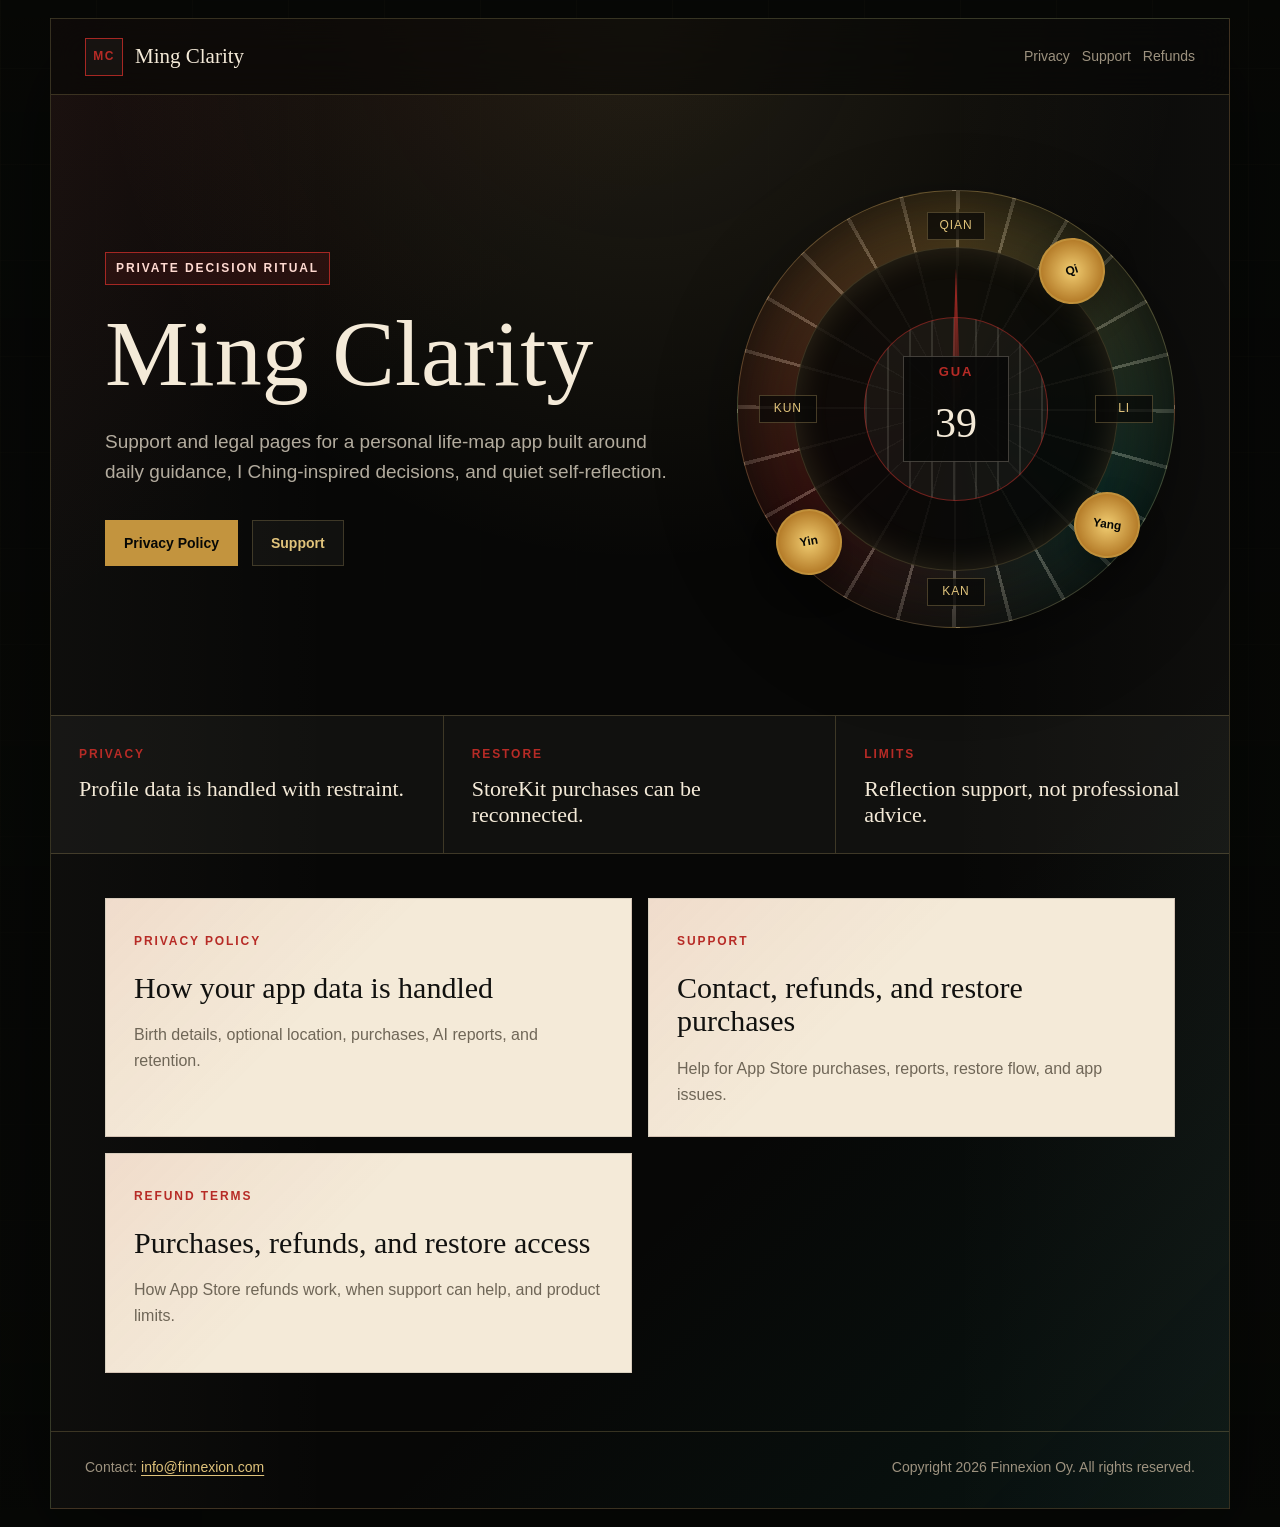
<file: index.html>
<!doctype html>
<html lang="en">
  <head>
    <meta charset="utf-8">
    <meta name="viewport" content="width=device-width, initial-scale=1">
    <title>Ming Clarity Support</title>
    <meta name="description" content="Support and legal information for the Ming Clarity iOS app.">
    <link rel="stylesheet" href="styles.css">
  </head>
  <body>
    <div class="site-shell">
      <nav class="navbar" aria-label="Primary">
        <a class="brand" href="index.html">
          <span class="brand-mark">MC</span>
          <span>Ming Clarity</span>
        </a>
        <div class="nav-links">
          <a href="privacy.html">Privacy</a>
          <a href="support.html">Support</a>
          <a href="refund.html">Refunds</a>
        </div>
      </nav>

      <main>
        <section class="hero landing-hero">
          <div class="hero-copy">
            <p class="seal">Private Decision Ritual</p>
            <h1>Ming Clarity</h1>
            <p class="lead">
              Support and legal pages for a personal life-map app built around daily guidance,
              I Ching-inspired decisions, and quiet self-reflection.
            </p>
            <div class="hero-actions">
              <a class="button primary" href="privacy.html">Privacy Policy</a>
              <a class="button secondary" href="support.html">Support</a>
            </div>
          </div>

          <div class="compass-visual" aria-label="Decorative decision compass">
            <div class="compass-ring ring-outer"></div>
            <div class="compass-ring ring-middle"></div>
            <div class="compass-ring ring-inner"></div>
            <div class="trigram t1">Qian</div>
            <div class="trigram t2">Li</div>
            <div class="trigram t3">Kan</div>
            <div class="trigram t4">Kun</div>
            <div class="needle"></div>
            <div class="coin c1">Yin</div>
            <div class="coin c2">Yang</div>
            <div class="coin c3">Qi</div>
            <div class="compass-core">
              <span>Gua</span>
              <strong>39</strong>
            </div>
          </div>
        </section>

        <section class="signal-strip" aria-label="Ming Clarity principles">
          <div>
            <span>Privacy</span>
            <strong>Profile data is handled with restraint.</strong>
          </div>
          <div>
            <span>Restore</span>
            <strong>StoreKit purchases can be reconnected.</strong>
          </div>
          <div>
            <span>Limits</span>
            <strong>Reflection support, not professional advice.</strong>
          </div>
        </section>

        <section class="cards" aria-label="Support links">
          <a class="card" href="privacy.html">
            <span>Privacy Policy</span>
            <strong>How your app data is handled</strong>
            <p>Birth details, optional location, purchases, AI reports, and retention.</p>
          </a>
          <a class="card" href="support.html">
            <span>Support</span>
            <strong>Contact, refunds, and restore purchases</strong>
            <p>Help for App Store purchases, reports, restore flow, and app issues.</p>
          </a>
          <a class="card" href="refund.html">
            <span>Refund Terms</span>
            <strong>Purchases, refunds, and restore access</strong>
            <p>How App Store refunds work, when support can help, and product limits.</p>
          </a>
        </section>
      </main>

      <footer>
        <p>Contact: <a href="mailto:info@finnexion.com">info@finnexion.com</a></p>
        <p>Copyright 2026 Finnexion Oy. All rights reserved.</p>
      </footer>
    </div>
  </body>
</html>
</file>
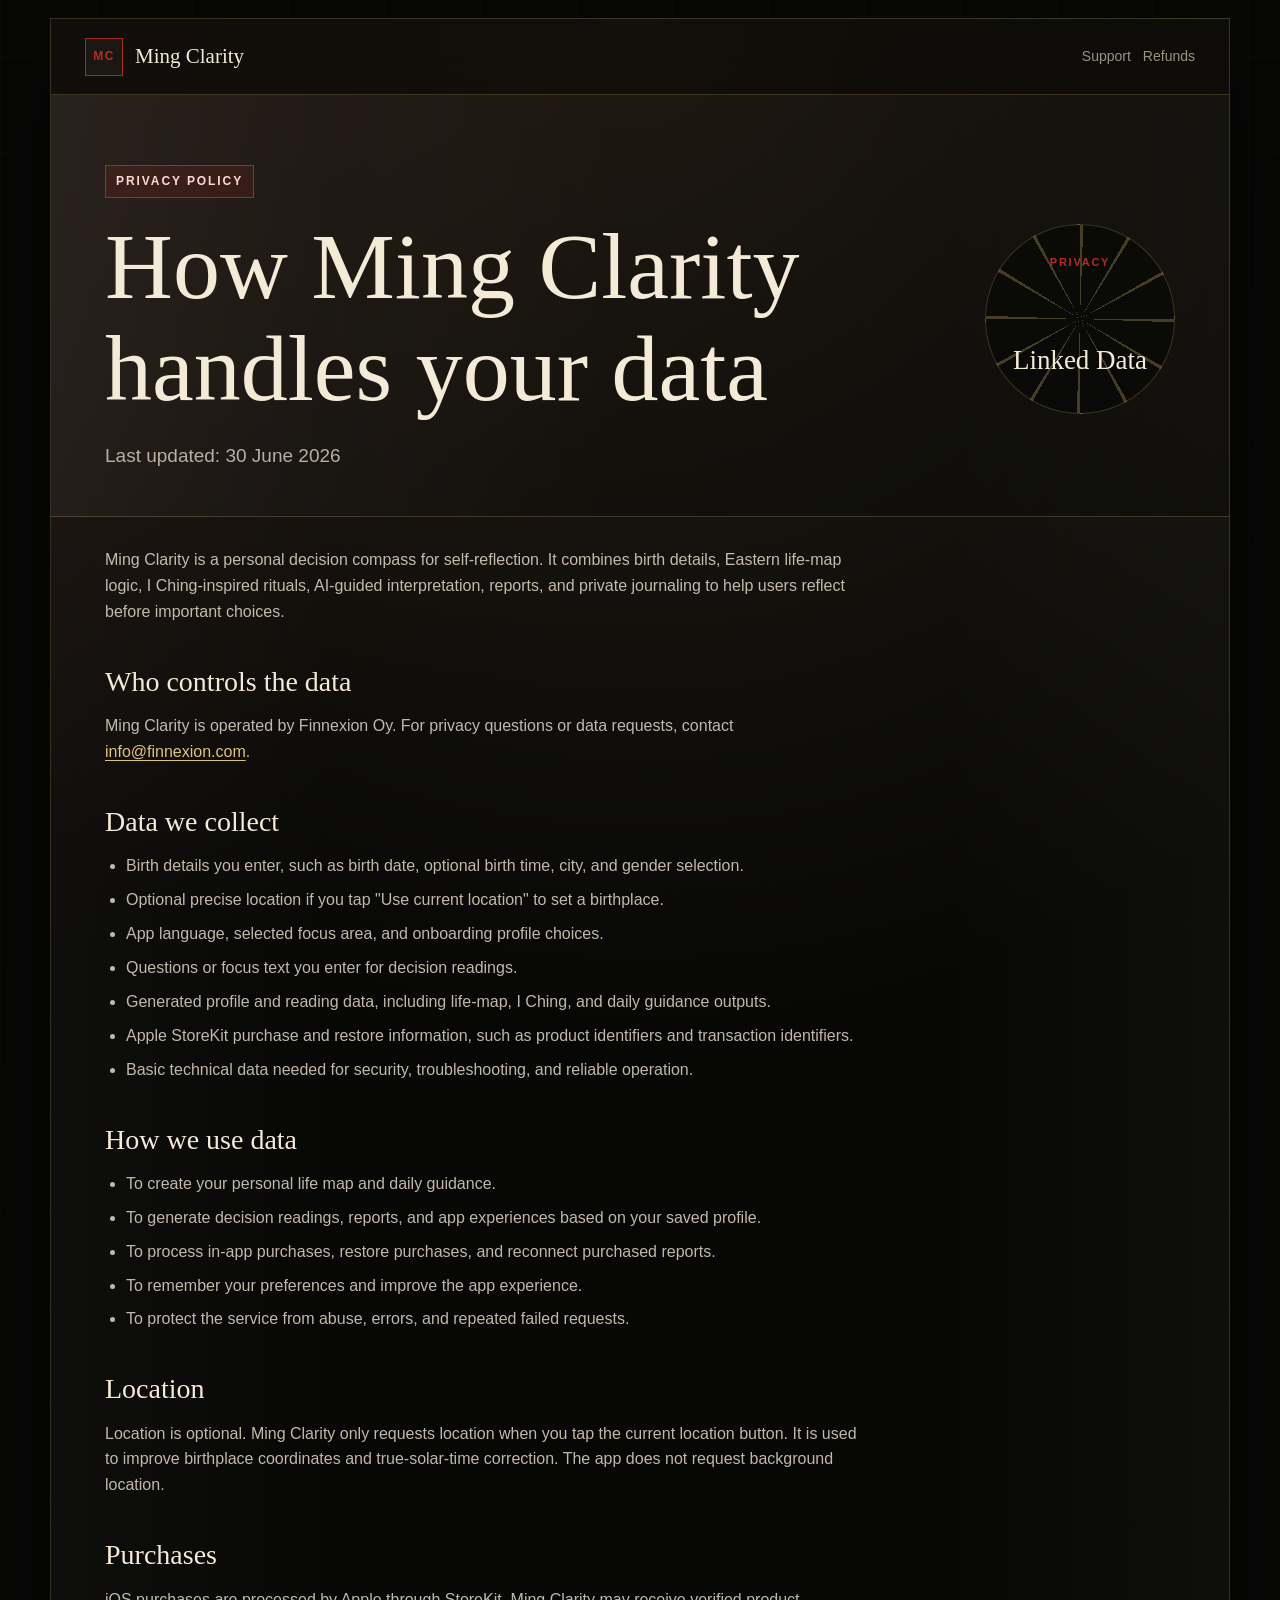
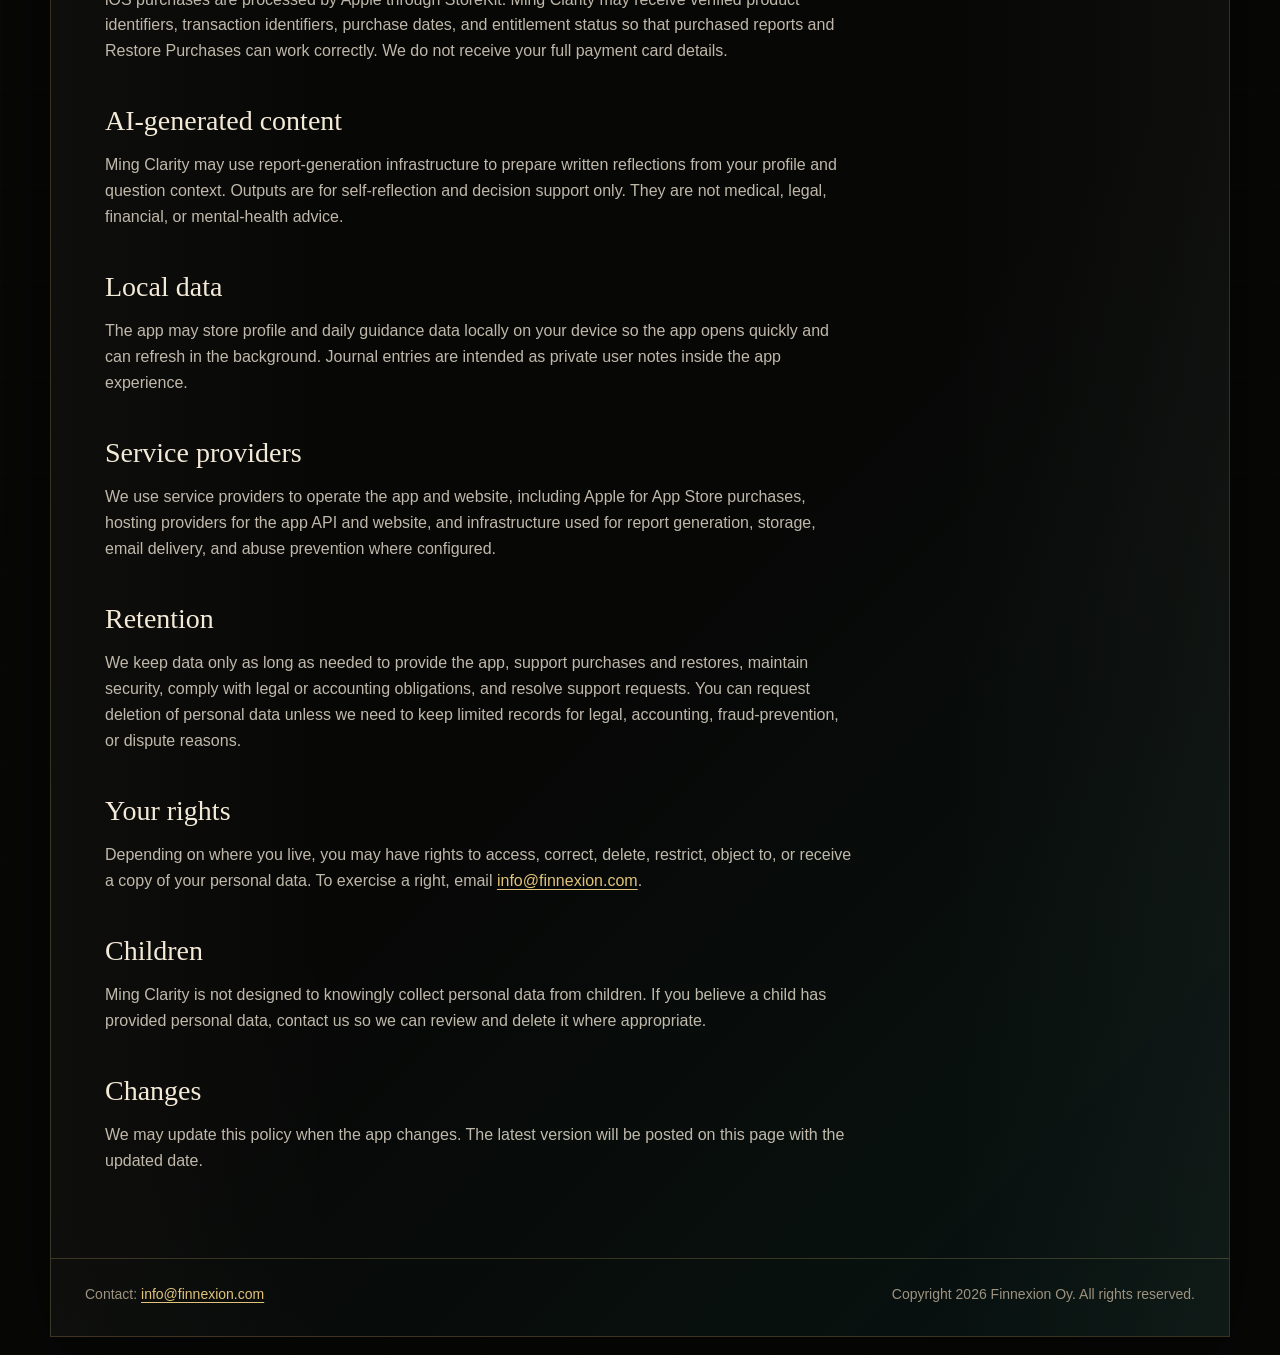
<file: privacy.html>
<!doctype html>
<html lang="en">
  <head>
    <meta charset="utf-8">
    <meta name="viewport" content="width=device-width, initial-scale=1">
    <title>Privacy Policy - Ming Clarity</title>
    <meta name="description" content="Privacy Policy for the Ming Clarity iOS app.">
    <link rel="stylesheet" href="styles.css">
  </head>
  <body>
    <div class="site-shell">
      <nav class="navbar" aria-label="Primary">
        <a class="brand" href="index.html">
          <span class="brand-mark">MC</span>
          <span>Ming Clarity</span>
        </a>
        <div class="nav-links">
          <a href="support.html">Support</a>
          <a href="refund.html">Refunds</a>
        </div>
      </nav>

      <main class="legal">
        <section class="hero compact">
          <div class="hero-copy">
            <p class="seal">Privacy Policy</p>
            <h1>How Ming Clarity handles your data</h1>
            <p class="lead">Last updated: 30 June 2026</p>
          </div>
          <div class="page-emblem" aria-hidden="true">
            <span>Privacy</span>
            <strong>Linked Data</strong>
          </div>
        </section>

      <section class="content">
        <p>
          Ming Clarity is a personal decision compass for self-reflection. It combines birth
          details, Eastern life-map logic, I Ching-inspired rituals, AI-guided interpretation,
          reports, and private journaling to help users reflect before important choices.
        </p>

        <h2>Who controls the data</h2>
        <p>
          Ming Clarity is operated by Finnexion Oy. For privacy questions or data requests,
          contact <a href="mailto:info@finnexion.com">info@finnexion.com</a>.
        </p>

        <h2>Data we collect</h2>
        <ul>
          <li>Birth details you enter, such as birth date, optional birth time, city, and gender selection.</li>
          <li>Optional precise location if you tap "Use current location" to set a birthplace.</li>
          <li>App language, selected focus area, and onboarding profile choices.</li>
          <li>Questions or focus text you enter for decision readings.</li>
          <li>Generated profile and reading data, including life-map, I Ching, and daily guidance outputs.</li>
          <li>Apple StoreKit purchase and restore information, such as product identifiers and transaction identifiers.</li>
          <li>Basic technical data needed for security, troubleshooting, and reliable operation.</li>
        </ul>

        <h2>How we use data</h2>
        <ul>
          <li>To create your personal life map and daily guidance.</li>
          <li>To generate decision readings, reports, and app experiences based on your saved profile.</li>
          <li>To process in-app purchases, restore purchases, and reconnect purchased reports.</li>
          <li>To remember your preferences and improve the app experience.</li>
          <li>To protect the service from abuse, errors, and repeated failed requests.</li>
        </ul>

        <h2>Location</h2>
        <p>
          Location is optional. Ming Clarity only requests location when you tap the current
          location button. It is used to improve birthplace coordinates and true-solar-time
          correction. The app does not request background location.
        </p>

        <h2>Purchases</h2>
        <p>
          iOS purchases are processed by Apple through StoreKit. Ming Clarity may receive
          verified product identifiers, transaction identifiers, purchase dates, and entitlement
          status so that purchased reports and Restore Purchases can work correctly. We do not
          receive your full payment card details.
        </p>

        <h2>AI-generated content</h2>
        <p>
          Ming Clarity may use report-generation infrastructure to prepare written reflections
          from your profile and question context. Outputs are for self-reflection and decision
          support only. They are not medical, legal, financial, or mental-health advice.
        </p>

        <h2>Local data</h2>
        <p>
          The app may store profile and daily guidance data locally on your device so the app opens
          quickly and can refresh in the background. Journal entries are intended as private user
          notes inside the app experience.
        </p>

        <h2>Service providers</h2>
        <p>
          We use service providers to operate the app and website, including Apple for App Store
          purchases, hosting providers for the app API and website, and infrastructure used for
          report generation, storage, email delivery, and abuse prevention where configured.
        </p>

        <h2>Retention</h2>
        <p>
          We keep data only as long as needed to provide the app, support purchases and restores,
          maintain security, comply with legal or accounting obligations, and resolve support
          requests. You can request deletion of personal data unless we need to keep limited records
          for legal, accounting, fraud-prevention, or dispute reasons.
        </p>

        <h2>Your rights</h2>
        <p>
          Depending on where you live, you may have rights to access, correct, delete, restrict,
          object to, or receive a copy of your personal data. To exercise a right, email
          <a href="mailto:info@finnexion.com">info@finnexion.com</a>.
        </p>

        <h2>Children</h2>
        <p>
          Ming Clarity is not designed to knowingly collect personal data from children. If you
          believe a child has provided personal data, contact us so we can review and delete it where
          appropriate.
        </p>

        <h2>Changes</h2>
        <p>
          We may update this policy when the app changes. The latest version will be posted on this
          page with the updated date.
        </p>
        </section>

      </main>

      <footer>
        <p>Contact: <a href="mailto:info@finnexion.com">info@finnexion.com</a></p>
        <p>Copyright 2026 Finnexion Oy. All rights reserved.</p>
      </footer>
    </div>
  </body>
</html>
</file>
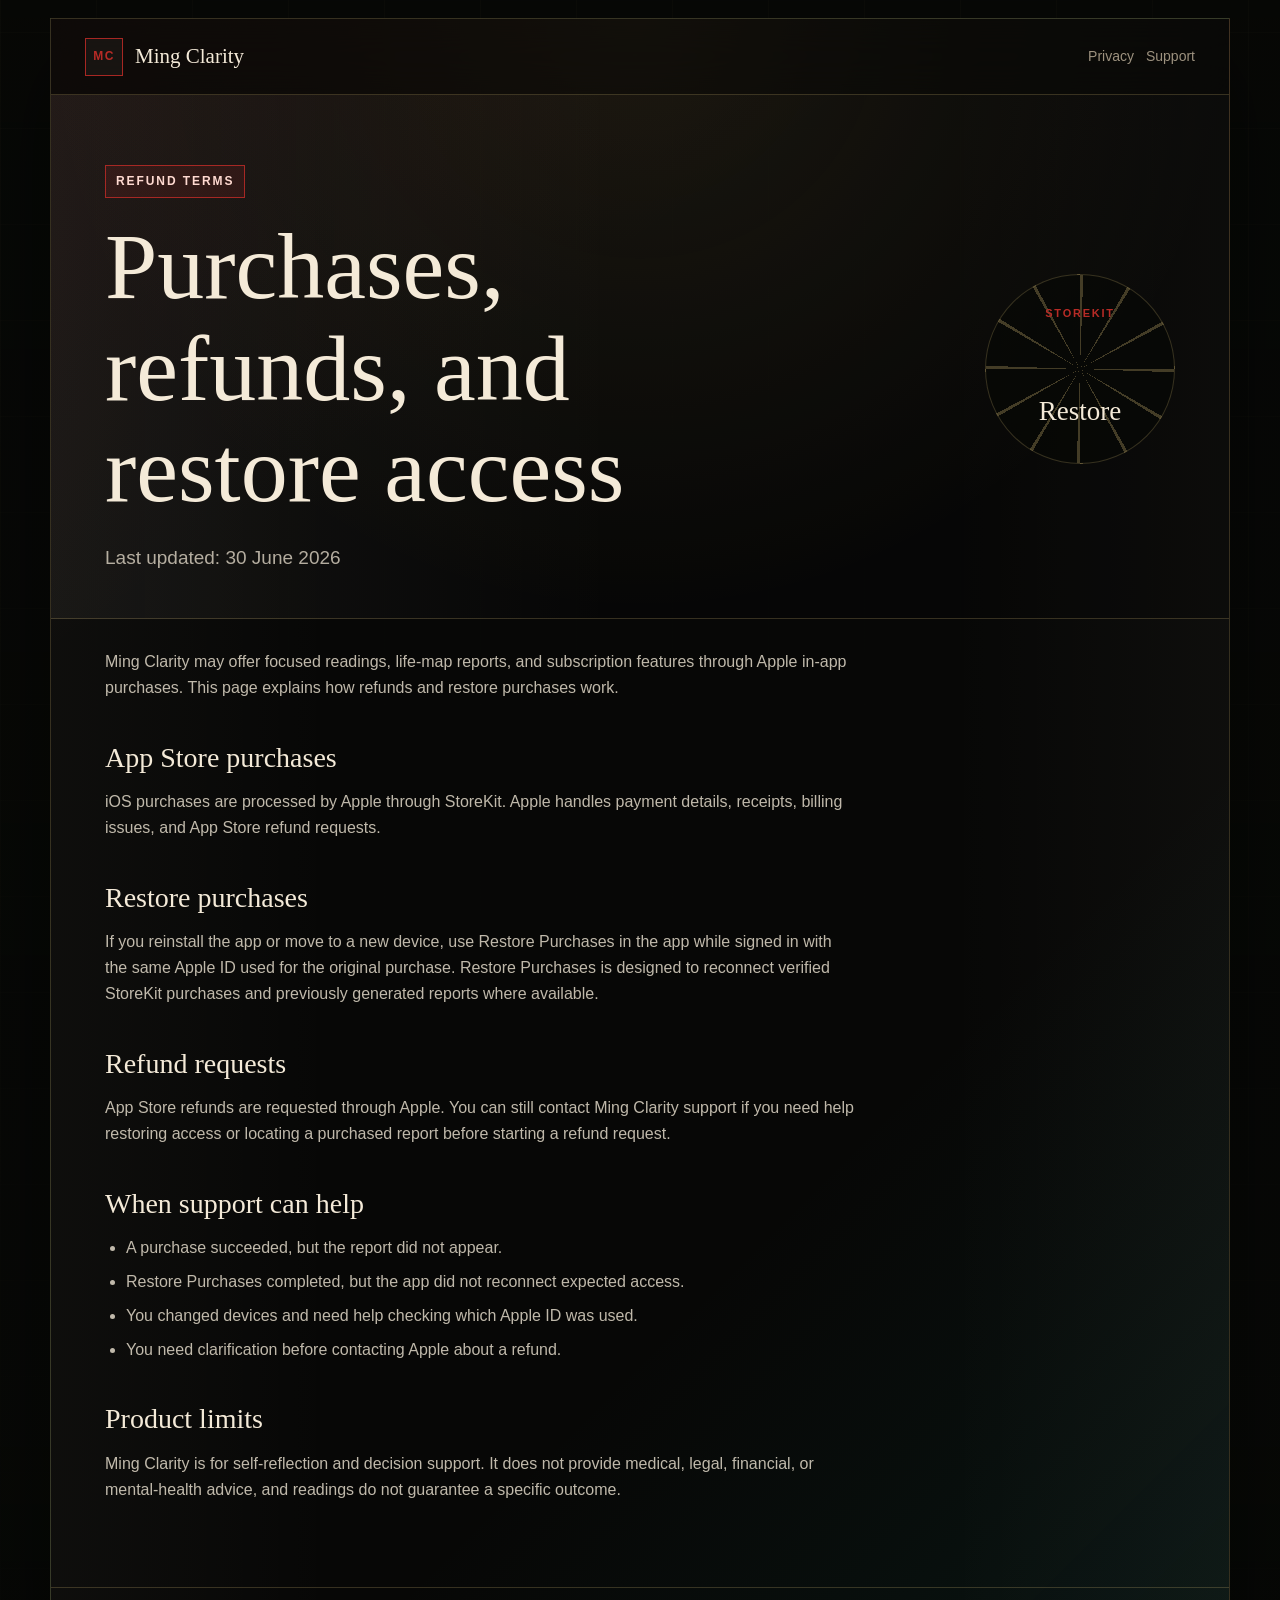
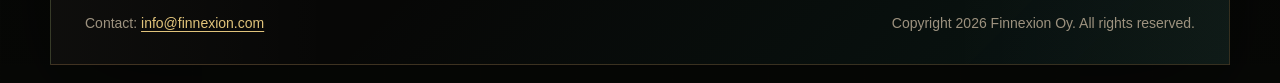
<file: refund.html>
<!doctype html>
<html lang="en">
  <head>
    <meta charset="utf-8">
    <meta name="viewport" content="width=device-width, initial-scale=1">
    <title>Refund Terms - Ming Clarity</title>
    <meta name="description" content="Refund and restore purchase terms for the Ming Clarity iOS app.">
    <link rel="stylesheet" href="styles.css">
  </head>
  <body>
    <div class="site-shell">
      <nav class="navbar" aria-label="Primary">
        <a class="brand" href="index.html">
          <span class="brand-mark">MC</span>
          <span>Ming Clarity</span>
        </a>
        <div class="nav-links">
          <a href="privacy.html">Privacy</a>
          <a href="support.html">Support</a>
        </div>
      </nav>

      <main class="legal">
        <section class="hero compact">
          <div class="hero-copy">
            <p class="seal">Refund Terms</p>
            <h1>Purchases, refunds, and restore access</h1>
            <p class="lead">Last updated: 30 June 2026</p>
          </div>
          <div class="page-emblem" aria-hidden="true">
            <span>StoreKit</span>
            <strong>Restore</strong>
          </div>
        </section>

        <section class="content">
          <p>
            Ming Clarity may offer focused readings, life-map reports, and subscription
            features through Apple in-app purchases. This page explains how refunds and restore
            purchases work.
          </p>

          <h2>App Store purchases</h2>
          <p>
            iOS purchases are processed by Apple through StoreKit. Apple handles payment details,
            receipts, billing issues, and App Store refund requests.
          </p>

          <h2>Restore purchases</h2>
          <p>
            If you reinstall the app or move to a new device, use Restore Purchases in the app while
            signed in with the same Apple ID used for the original purchase. Restore Purchases is
            designed to reconnect verified StoreKit purchases and previously generated reports where
            available.
          </p>

          <h2>Refund requests</h2>
          <p>
            App Store refunds are requested through Apple. You can still contact Ming Clarity
            support if you need help restoring access or locating a purchased report before starting
            a refund request.
          </p>

          <h2>When support can help</h2>
          <ul>
            <li>A purchase succeeded, but the report did not appear.</li>
            <li>Restore Purchases completed, but the app did not reconnect expected access.</li>
            <li>You changed devices and need help checking which Apple ID was used.</li>
            <li>You need clarification before contacting Apple about a refund.</li>
          </ul>

          <h2>Product limits</h2>
          <p>
            Ming Clarity is for self-reflection and decision support. It does not provide
            medical, legal, financial, or mental-health advice, and readings do not guarantee a
            specific outcome.
          </p>
        </section>
      </main>

      <footer>
        <p>Contact: <a href="mailto:info@finnexion.com">info@finnexion.com</a></p>
        <p>Copyright 2026 Finnexion Oy. All rights reserved.</p>
      </footer>
    </div>
  </body>
</html>
</file>
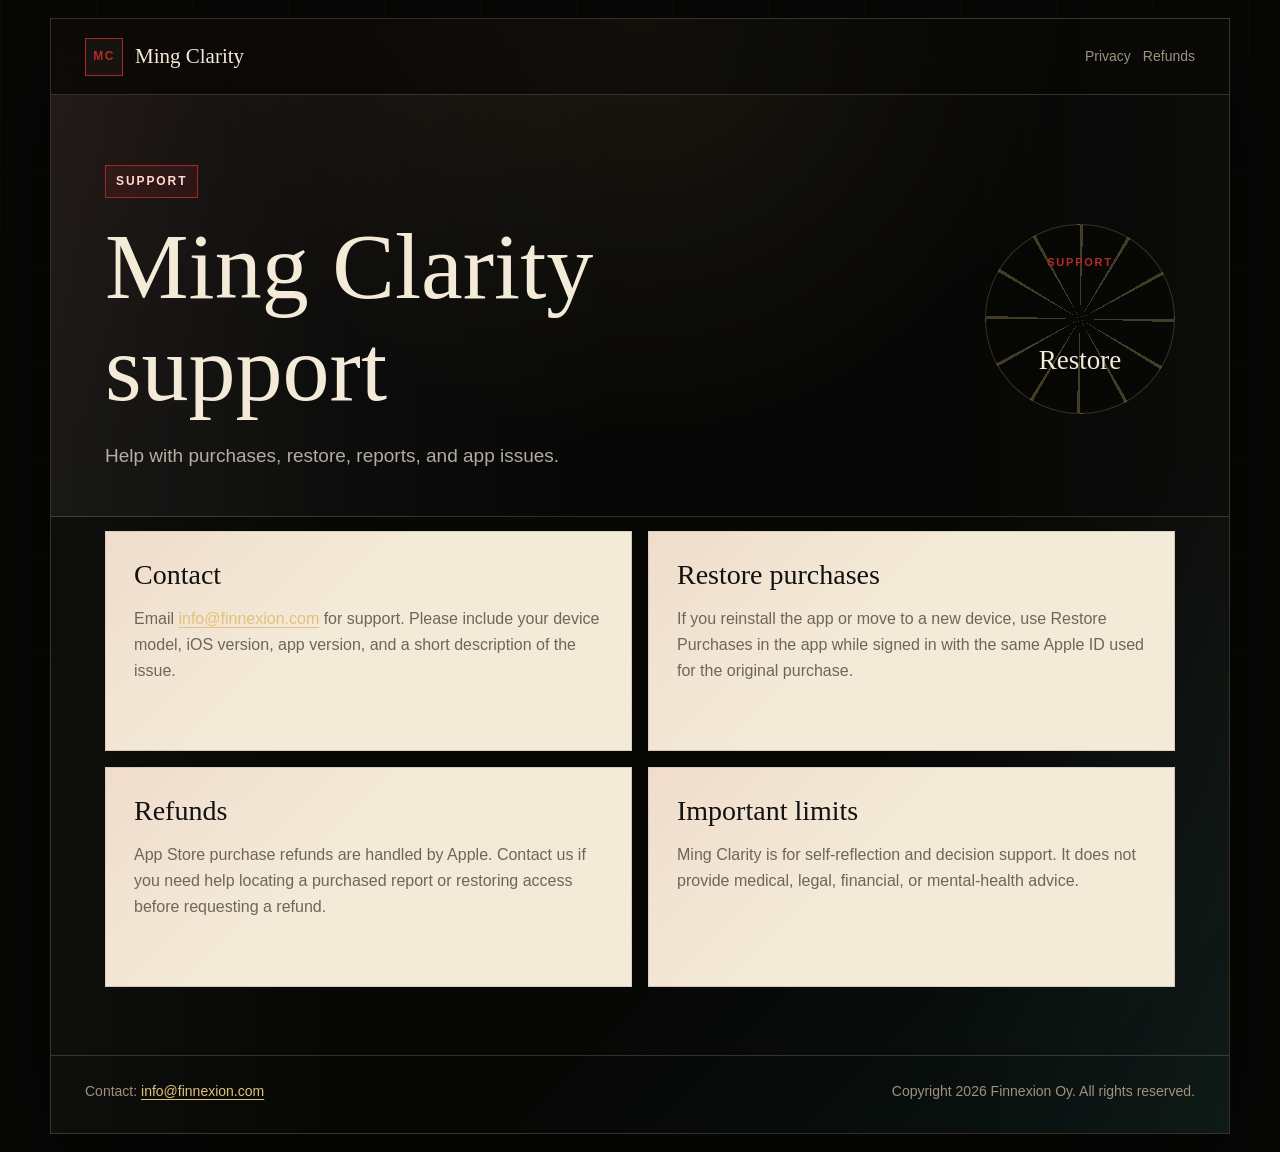
<file: support.html>
<!doctype html>
<html lang="en">
  <head>
    <meta charset="utf-8">
    <meta name="viewport" content="width=device-width, initial-scale=1">
    <title>Support - Ming Clarity</title>
    <meta name="description" content="Support information for the Ming Clarity iOS app.">
    <link rel="stylesheet" href="styles.css">
  </head>
  <body>
    <div class="site-shell">
      <nav class="navbar" aria-label="Primary">
        <a class="brand" href="index.html">
          <span class="brand-mark">MC</span>
          <span>Ming Clarity</span>
        </a>
        <div class="nav-links">
          <a href="privacy.html">Privacy</a>
          <a href="refund.html">Refunds</a>
        </div>
      </nav>

      <main class="legal">
        <section class="hero compact">
          <div class="hero-copy">
            <p class="seal">Support</p>
            <h1>Ming Clarity support</h1>
            <p class="lead">Help with purchases, restore, reports, and app issues.</p>
          </div>
          <div class="page-emblem" aria-hidden="true">
            <span>Support</span>
            <strong>Restore</strong>
          </div>
        </section>

        <section class="content support-grid">
          <article class="support-panel">
            <h2>Contact</h2>
            <p>
              Email <a href="mailto:info@finnexion.com">info@finnexion.com</a> for support. Please
              include your device model, iOS version, app version, and a short description of the issue.
            </p>
          </article>

          <article class="support-panel">
            <h2>Restore purchases</h2>
            <p>
              If you reinstall the app or move to a new device, use Restore Purchases in the app while
              signed in with the same Apple ID used for the original purchase.
            </p>
          </article>

          <article class="support-panel">
            <h2>Refunds</h2>
            <p>
              App Store purchase refunds are handled by Apple. Contact us if you need help locating a
              purchased report or restoring access before requesting a refund.
            </p>
          </article>

          <article class="support-panel">
            <h2>Important limits</h2>
            <p>
              Ming Clarity is for self-reflection and decision support. It does not provide medical,
              legal, financial, or mental-health advice.
            </p>
          </article>
        </section>
      </main>

      <footer>
        <p>Contact: <a href="mailto:info@finnexion.com">info@finnexion.com</a></p>
        <p>Copyright 2026 Finnexion Oy. All rights reserved.</p>
      </footer>
    </div>
  </body>
</html>
</file>
<file: styles.css>
:root {
  --ink: #11110f;
  --black: #070806;
  --black-soft: #10110d;
  --paper: #f4ead8;
  --paper-soft: #fff8e8;
  --gold: #c3943e;
  --gold-soft: #e0c37b;
  --red: #b72b26;
  --jade: #118a79;
  --bronze: #5b6b54;
  --muted-dark: #9d927f;
  --muted-paper: #6f6657;
  --line-dark: rgba(224, 195, 123, 0.22);
  --line-paper: rgba(17, 17, 15, 0.13);
  --serif: Georgia, "Times New Roman", serif;
  --sans: -apple-system, BlinkMacSystemFont, "Segoe UI", Helvetica, Arial, sans-serif;
}

* {
  box-sizing: border-box;
}

html,
body {
  margin: 0;
  min-height: 100%;
  background:
    linear-gradient(180deg, rgba(7, 8, 6, 0.62), rgba(7, 8, 6, 0.96)),
    repeating-linear-gradient(90deg, rgba(224, 195, 123, 0.05) 0 1px, transparent 1px 96px),
    repeating-linear-gradient(0deg, rgba(224, 195, 123, 0.04) 0 1px, transparent 1px 96px),
    var(--black);
  color: var(--paper);
  font-family: var(--sans);
  line-height: 1.62;
}

body {
  overflow-x: hidden;
}

a {
  color: inherit;
  text-decoration: none;
}

.site-shell {
  width: min(1180px, calc(100% - 36px));
  min-height: calc(100vh - 36px);
  margin: 18px auto;
  border: 1px solid var(--line-dark);
  background:
    linear-gradient(145deg, rgba(183, 43, 38, 0.08), transparent 26%),
    linear-gradient(315deg, rgba(17, 138, 121, 0.1), transparent 32%),
    rgba(7, 8, 6, 0.86);
  box-shadow: 0 30px 100px rgba(0, 0, 0, 0.45);
  position: relative;
  overflow: hidden;
}

.site-shell::before {
  content: "";
  position: absolute;
  inset: 0;
  background:
    radial-gradient(circle at 50% 0%, rgba(224, 195, 123, 0.12), transparent 34%),
    linear-gradient(90deg, rgba(244, 234, 216, 0.03), transparent 24%, transparent 76%, rgba(244, 234, 216, 0.03));
  pointer-events: none;
}

.navbar,
main,
footer {
  position: relative;
  z-index: 1;
}

.navbar {
  display: flex;
  align-items: center;
  justify-content: space-between;
  gap: 18px;
  min-height: 76px;
  padding: 0 34px;
  border-bottom: 1px solid var(--line-dark);
  background: rgba(7, 8, 6, 0.62);
  backdrop-filter: blur(18px);
}

.brand,
.nav-links {
  display: flex;
  align-items: center;
  gap: 12px;
}

.brand {
  color: var(--paper);
  font-family: var(--serif);
  font-size: 21px;
}

.brand-mark {
  display: grid;
  place-items: center;
  width: 38px;
  height: 38px;
  border: 1px solid rgba(183, 43, 38, 0.9);
  color: var(--red);
  background: rgba(244, 234, 216, 0.04);
  font-family: var(--sans);
  font-size: 12px;
  font-weight: 700;
  letter-spacing: 0.12em;
}

.nav-links a {
  color: var(--muted-dark);
  font-size: 14px;
}

.nav-links a:hover {
  color: var(--gold-soft);
}

.hero {
  display: grid;
  grid-template-columns: minmax(0, 0.95fr) minmax(320px, 0.72fr);
  gap: 54px;
  align-items: center;
  min-height: 620px;
  padding: 70px 54px 62px;
}

.hero.compact {
  min-height: auto;
  grid-template-columns: minmax(0, 1fr) 220px;
  padding-bottom: 44px;
  border-bottom: 1px solid var(--line-dark);
}

.hero-copy {
  max-width: 720px;
}

.seal {
  display: inline-flex;
  margin: 0 0 18px;
  border: 1px solid rgba(183, 43, 38, 0.88);
  color: #ffdad1;
  background: rgba(183, 43, 38, 0.13);
  padding: 6px 10px;
  font-size: 12px;
  font-weight: 700;
  letter-spacing: 0.16em;
  text-transform: uppercase;
}

h1,
h2 {
  font-family: var(--serif);
  font-weight: 500;
  line-height: 1.08;
}

h1 {
  margin: 0;
  font-size: clamp(48px, 8vw, 94px);
  letter-spacing: 0;
}

h2 {
  margin: 42px 0 12px;
  color: var(--paper);
  font-size: 28px;
}

.lead {
  max-width: 680px;
  margin: 22px 0 0;
  color: rgba(244, 234, 216, 0.72);
  font-size: 19px;
}

.hero-actions {
  display: flex;
  flex-wrap: wrap;
  gap: 14px;
  margin-top: 32px;
}

.button {
  display: inline-flex;
  align-items: center;
  justify-content: center;
  min-height: 46px;
  padding: 0 18px;
  border: 1px solid var(--line-dark);
  font-weight: 700;
  font-size: 14px;
}

.button.primary {
  background: var(--gold);
  color: var(--black);
  border-color: var(--gold);
}

.button.secondary {
  color: var(--gold-soft);
  background: rgba(244, 234, 216, 0.04);
}

.compass-visual {
  position: relative;
  width: min(440px, 100%);
  aspect-ratio: 1;
  margin: 0 auto;
  color: var(--paper);
}

.compass-ring {
  position: absolute;
  border-radius: 50%;
  border: 1px solid var(--line-dark);
}

.ring-outer {
  inset: 0;
  background:
    conic-gradient(from 0deg, rgba(195, 148, 62, 0.3), rgba(17, 138, 121, 0.22), rgba(183, 43, 38, 0.24), rgba(195, 148, 62, 0.3)),
    repeating-conic-gradient(from 0deg, rgba(244, 234, 216, 0.34) 0 1deg, transparent 1deg 15deg);
  box-shadow: inset 0 0 70px rgba(7, 8, 6, 0.86), 0 28px 80px rgba(0, 0, 0, 0.38);
  animation: turn 38s linear infinite;
}

.ring-middle {
  inset: 13%;
  background: rgba(7, 8, 6, 0.86);
  box-shadow: inset 0 0 32px rgba(224, 195, 123, 0.16);
}

.ring-inner {
  inset: 29%;
  border-color: rgba(183, 43, 38, 0.56);
  background:
    repeating-linear-gradient(90deg, rgba(244, 234, 216, 0.12) 0 2px, transparent 2px 22px),
    rgba(244, 234, 216, 0.05);
}

.trigram,
.coin,
.compass-core {
  position: absolute;
  display: grid;
  place-items: center;
}

.trigram {
  width: 58px;
  height: 28px;
  border: 1px solid rgba(224, 195, 123, 0.28);
  color: var(--gold-soft);
  background: rgba(7, 8, 6, 0.72);
  font-size: 12px;
  letter-spacing: 0.08em;
  text-transform: uppercase;
}

.t1 { top: 5%; left: calc(50% - 29px); }
.t2 { right: 5%; top: calc(50% - 14px); }
.t3 { bottom: 5%; left: calc(50% - 29px); }
.t4 { left: 5%; top: calc(50% - 14px); }

.coin {
  width: 66px;
  height: 66px;
  border-radius: 50%;
  border: 2px solid rgba(195, 148, 62, 0.86);
  color: var(--black);
  background: radial-gradient(circle, #f1cd72 0%, #b47b28 72%);
  font-size: 12px;
  font-weight: 800;
  box-shadow: 0 14px 30px rgba(0, 0, 0, 0.28);
}

.c1 { left: 9%; bottom: 12%; transform: rotate(-10deg); }
.c2 { right: 8%; bottom: 16%; transform: rotate(8deg); }
.c3 { right: 16%; top: 11%; transform: rotate(-18deg); }

.needle {
  position: absolute;
  left: calc(50% - 5px);
  top: 18%;
  width: 10px;
  height: 31%;
  background: linear-gradient(180deg, var(--red), rgba(183, 43, 38, 0));
  clip-path: polygon(50% 0, 100% 100%, 0 100%);
  transform-origin: 50% 100%;
  animation: needle 7s ease-in-out infinite;
}

.compass-core {
  inset: 38%;
  border: 1px solid rgba(244, 234, 216, 0.24);
  background: rgba(7, 8, 6, 0.86);
  text-align: center;
}

.compass-core span {
  color: var(--red);
  font-size: 13px;
  font-weight: 800;
  letter-spacing: 0.14em;
  text-transform: uppercase;
}

.compass-core strong {
  color: var(--paper);
  font-family: var(--serif);
  font-size: 42px;
  font-weight: 500;
}

.signal-strip {
  display: grid;
  grid-template-columns: repeat(3, minmax(0, 1fr));
  border-top: 1px solid var(--line-dark);
  border-bottom: 1px solid var(--line-dark);
  background: rgba(244, 234, 216, 0.04);
}

.signal-strip div {
  min-height: 118px;
  padding: 24px 28px;
  border-right: 1px solid var(--line-dark);
}

.signal-strip div:last-child {
  border-right: 0;
}

.signal-strip span,
.card span {
  color: var(--red);
  font-size: 12px;
  font-weight: 800;
  letter-spacing: 0.16em;
  text-transform: uppercase;
}

.signal-strip strong {
  display: block;
  margin-top: 10px;
  color: var(--paper);
  font-family: var(--serif);
  font-size: 22px;
  font-weight: 500;
  line-height: 1.2;
}

.cards {
  display: grid;
  grid-template-columns: repeat(2, minmax(0, 1fr));
  gap: 16px;
  padding: 44px 54px 58px;
}

.card,
.support-panel {
  display: block;
  border: 1px solid rgba(17, 17, 15, 0.12);
  background:
    linear-gradient(135deg, rgba(183, 43, 38, 0.07), transparent 42%),
    var(--paper);
  color: var(--ink);
}

.card {
  min-height: 220px;
  padding: 28px;
}

.card strong {
  display: block;
  margin-top: 18px;
  font-family: var(--serif);
  font-size: 30px;
  font-weight: 500;
  line-height: 1.12;
}

.card p {
  margin: 18px 0 0;
  color: var(--muted-paper);
}

.legal .hero {
  background:
    linear-gradient(90deg, rgba(244, 234, 216, 0.06), transparent 48%),
    rgba(7, 8, 6, 0.24);
}

.page-emblem {
  justify-self: end;
  display: grid;
  place-items: center;
  width: 190px;
  aspect-ratio: 1;
  border: 1px solid var(--line-dark);
  border-radius: 50%;
  background:
    repeating-conic-gradient(from 0deg, rgba(224, 195, 123, 0.28) 0 2deg, transparent 2deg 30deg),
    rgba(7, 8, 6, 0.66);
  text-align: center;
}

.page-emblem span {
  color: var(--red);
  font-size: 11px;
  font-weight: 800;
  letter-spacing: 0.16em;
  text-transform: uppercase;
}

.page-emblem strong {
  display: block;
  margin-top: 8px;
  color: var(--paper);
  font-family: var(--serif);
  font-size: 27px;
  font-weight: 500;
}

.content {
  max-width: 860px;
  padding: 14px 54px 68px;
}

.content p,
.content li {
  color: rgba(244, 234, 216, 0.78);
  font-size: 16px;
}

.content a,
footer a {
  color: var(--gold-soft);
  text-decoration: underline;
  text-decoration-thickness: 1px;
  text-underline-offset: 3px;
}

.content ul {
  padding-left: 21px;
}

.content li + li {
  margin-top: 8px;
}

.support-grid {
  display: grid;
  grid-template-columns: repeat(2, minmax(0, 1fr));
  gap: 16px;
  max-width: none;
}

.support-panel {
  min-height: 220px;
  padding: 28px;
}

.support-panel h2 {
  margin-top: 0;
  color: var(--ink);
}

.support-panel p {
  color: var(--muted-paper);
}

footer {
  display: flex;
  justify-content: space-between;
  gap: 18px;
  border-top: 1px solid var(--line-dark);
  padding: 24px 34px 30px;
  color: var(--muted-dark);
  font-size: 14px;
}

footer p {
  margin: 0;
}

@keyframes turn {
  to {
    transform: rotate(360deg);
  }
}

@keyframes needle {
  0%, 100% {
    transform: rotate(-18deg);
  }
  50% {
    transform: rotate(26deg);
  }
}

@media (prefers-reduced-motion: reduce) {
  .ring-outer,
  .needle {
    animation: none;
  }
}

@media (max-width: 900px) {
  .hero,
  .hero.compact {
    grid-template-columns: 1fr;
  }

  .page-emblem {
    justify-self: start;
  }

  .signal-strip,
  .cards,
  .support-grid {
    grid-template-columns: 1fr;
  }

  .signal-strip div {
    border-right: 0;
    border-bottom: 1px solid var(--line-dark);
  }

  .signal-strip div:last-child {
    border-bottom: 0;
  }
}

@media (max-width: 640px) {
  .site-shell {
    width: 100%;
    min-height: 100vh;
    margin: 0;
    border-left: 0;
    border-right: 0;
  }

  .navbar {
    padding: 0 20px;
  }

  .brand {
    font-size: 18px;
  }

  .nav-links {
    gap: 10px;
  }

  .hero,
  .hero.compact,
  .cards,
  .content,
  .support-grid {
    padding-left: 22px;
    padding-right: 22px;
  }

  .landing-hero {
    padding-top: 46px;
  }

  .compass-visual {
    width: min(340px, 100%);
  }

  .coin {
    width: 54px;
    height: 54px;
    font-size: 10px;
  }

  footer {
    flex-direction: column;
    padding-left: 22px;
    padding-right: 22px;
  }
}
</file>
